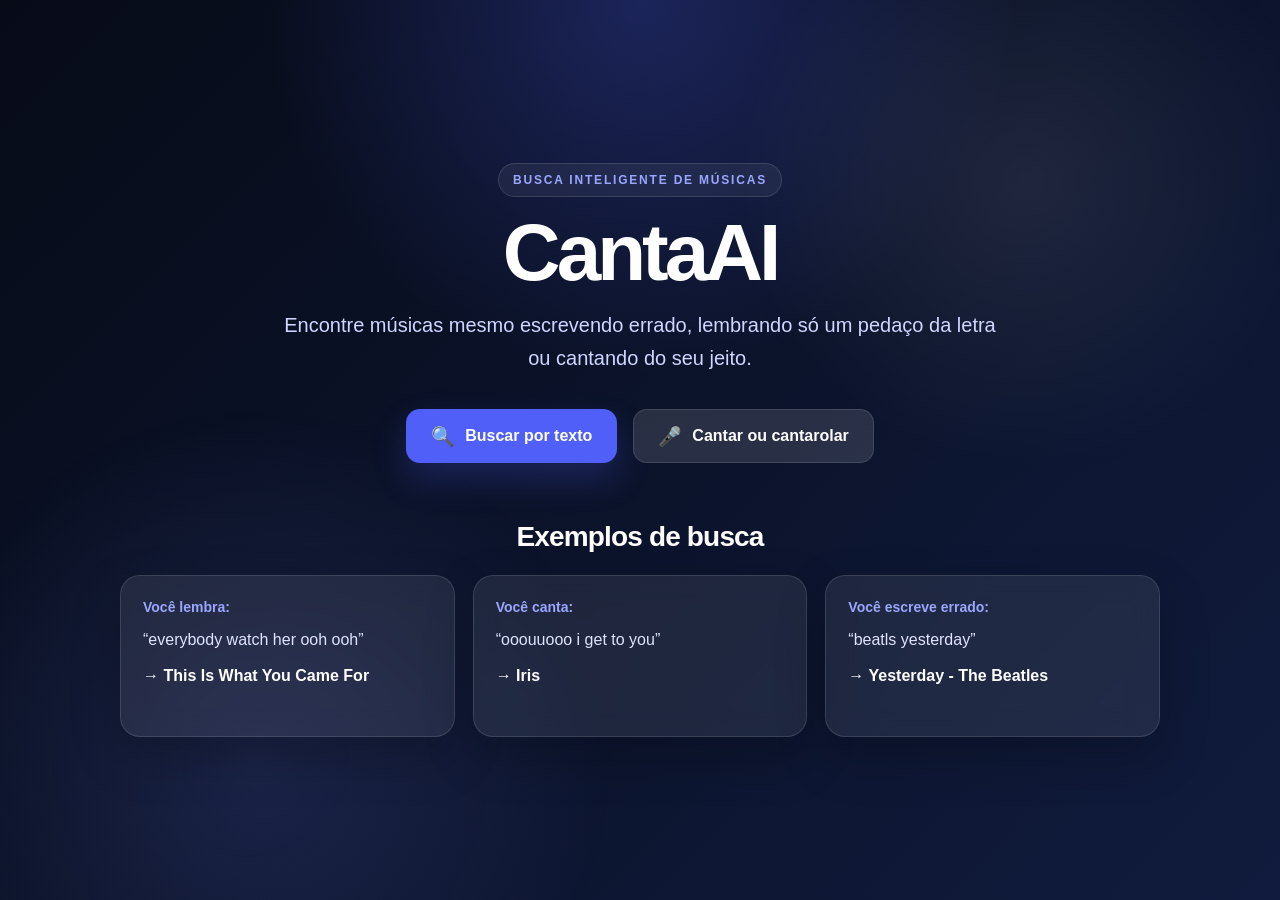
<file: index.html>
<!doctype html>
<html lang="pt-BR">
  <head>
    <meta charset="UTF-8" />
    <meta name="viewport" content="width=device-width, initial-scale=1.0" />
    <meta name="theme-color" content="#070b18" />

    <title>CantaAI</title>

    <meta
      name="description"
      content="Encontre músicas escrevendo errado, lembrando só um pedaço da letra ou cantando do seu jeito."
    />

    <meta http-equiv="refresh" content="0; url=./home/" />

    <style>
      :root {
        --color-background: #070b18;
        --color-background-light: #101b3d;
        --color-text: #ffffff;
        --color-text-muted: #cfd6ff;
        --color-primary-light: #9aa7ff;
        --radius-sm: 14px;
      }

      * {
        margin: 0;
        padding: 0;
        box-sizing: border-box;
      }

      body {
        min-height: 100vh;
        min-height: 100svh;
        display: grid;
        place-items: center;
        padding: 24px;
        font-family: Arial, Helvetica, sans-serif;
        background:
          radial-gradient(
            circle at top,
            rgba(79, 95, 247, 0.24),
            transparent 32%
          ),
          linear-gradient(
            135deg,
            var(--color-background),
            var(--color-background-light)
          );
        color: var(--color-text);
        text-align: center;
      }

      main {
        display: grid;
        gap: 14px;
        max-width: 460px;
      }

      h1 {
        font-size: clamp(38px, 8vw, 64px);
        line-height: 1;
        letter-spacing: -0.05em;
      }

      p {
        color: var(--color-text-muted);
        line-height: 1.6;
      }

      a {
        width: fit-content;
        min-height: 46px;
        margin: 8px auto 0;
        padding: 0 18px;
        border-radius: var(--radius-sm);
        display: inline-flex;
        align-items: center;
        justify-content: center;
        background: rgba(255, 255, 255, 0.12);
        color: var(--color-text);
        font-weight: 700;
        text-decoration: none;
      }

      a:hover {
        background: rgba(255, 255, 255, 0.18);
      }

      a:focus-visible {
        outline: 3px solid #ffffff;
        outline-offset: 4px;
      }
    </style>

    <script>
      window.location.replace("./home/");
    </script>
  </head>

  <body>
    <main>
      <h1>CantaAI</h1>

      <p>Redirecionando para a página inicial...</p>

      <p>
        Se nada acontecer,
        <a href="./home/">clique aqui para entrar no CantaAI</a>.
      </p>
    </main>
  </body>
</html>
</file>
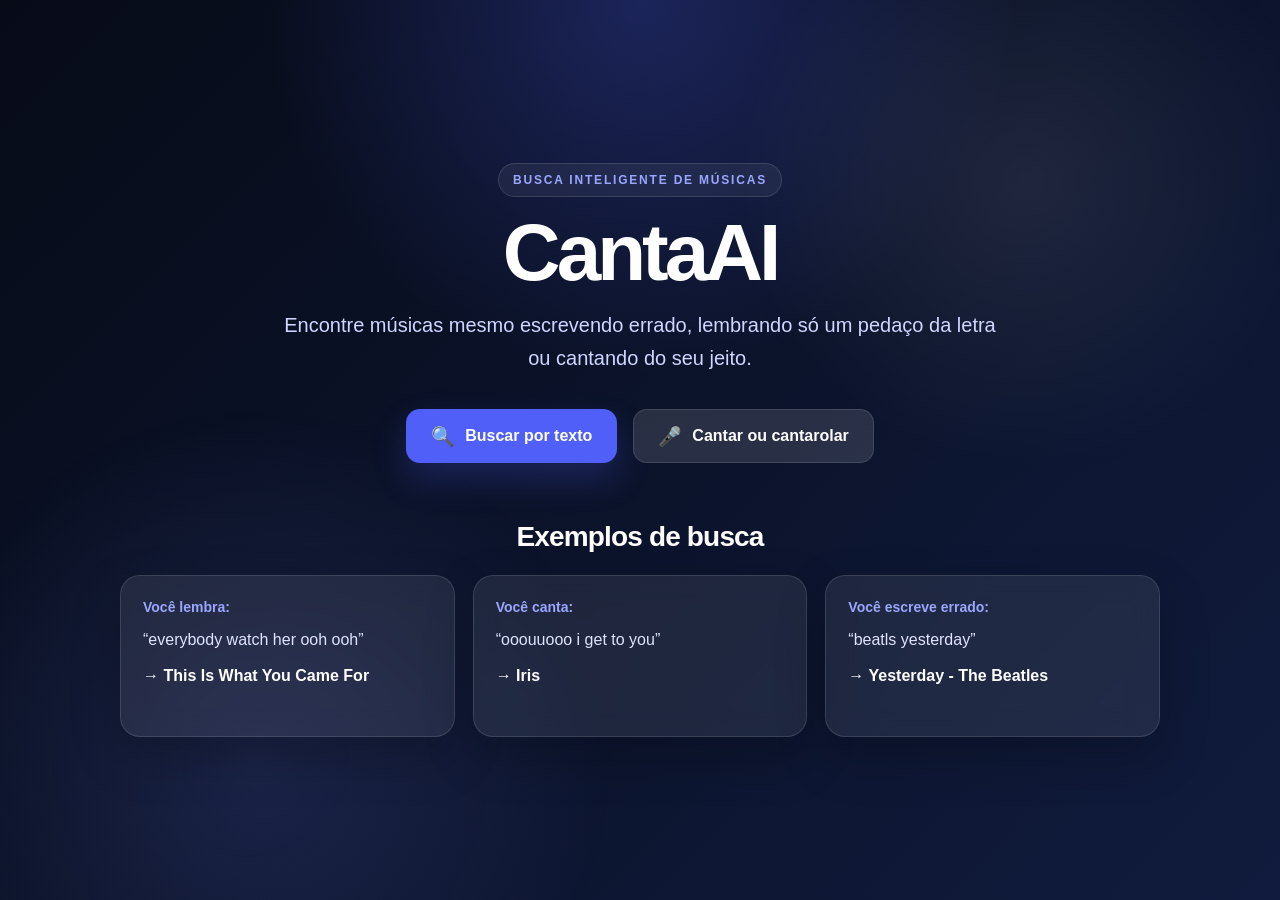
<file: home/index.html>
<!doctype html>
<html lang="pt-BR">
  <head>
    <meta charset="UTF-8" />
    <meta name="viewport" content="width=device-width, initial-scale=1.0" />
    <meta name="theme-color" content="#070b18" />

    <title>CantaAI - Descubra músicas</title>

    <meta
      name="description"
      content="Encontre músicas escrevendo errado, lembrando só um pedaço da letra ou cantando do seu jeito."
    />

    <link rel="stylesheet" href="./home.css" />
    <script src="./home.js" defer></script>
  </head>
  <body>
    <a class="skip-link" href="#conteudo-principal">Pular para o conteúdo</a>

    <main id="conteudo-principal" class="home-page">
      <section class="hero" aria-labelledby="hero-title">
        <p class="hero__tag">Busca inteligente de músicas</p>

        <h1 id="hero-title" class="hero__title">CantaAI</h1>

        <p class="hero__description">
          Encontre músicas mesmo escrevendo errado, lembrando só um pedaço da
          letra ou cantando do seu jeito.
        </p>

        <div
          class="hero__actions"
          aria-label="Escolha como quer buscar a música"
        >
          <a href="../search/" class="button button--primary" data-loading-link>
            <span aria-hidden="true" class="button__icon">🔍</span>
            <span>Buscar por texto</span>
          </a>

          <a
            href="../record/"
            class="button button--secondary"
            data-loading-link
          >
            <span aria-hidden="true" class="button__icon">🎤</span>
            <span>Cantar ou cantarolar</span>
          </a>
        </div>
      </section>

      <section class="examples" aria-labelledby="examples-title">
        <h2 id="examples-title" class="section-title">Exemplos de busca</h2>

        <ul
          class="examples__grid"
          aria-label="Exemplos de músicas que o CantaAI pode encontrar"
        >
          <li class="example-card">
            <span class="example-card__label">Você lembra:</span>
            <p class="example-card__text">“everybody watch her ooh ooh”</p>
            <strong class="example-card__result"
              >→ This Is What You Came For</strong
            >
          </li>

          <li class="example-card">
            <span class="example-card__label">Você canta:</span>
            <p class="example-card__text">“ooouuooo i get to you”</p>
            <strong class="example-card__result">→ Iris</strong>
          </li>

          <li class="example-card">
            <span class="example-card__label">Você escreve errado:</span>
            <p class="example-card__text">“beatls yesterday”</p>
            <strong class="example-card__result"
              >→ Yesterday - The Beatles</strong
            >
          </li>
        </ul>
      </section>
    </main>
  </body>
</html>
</file>
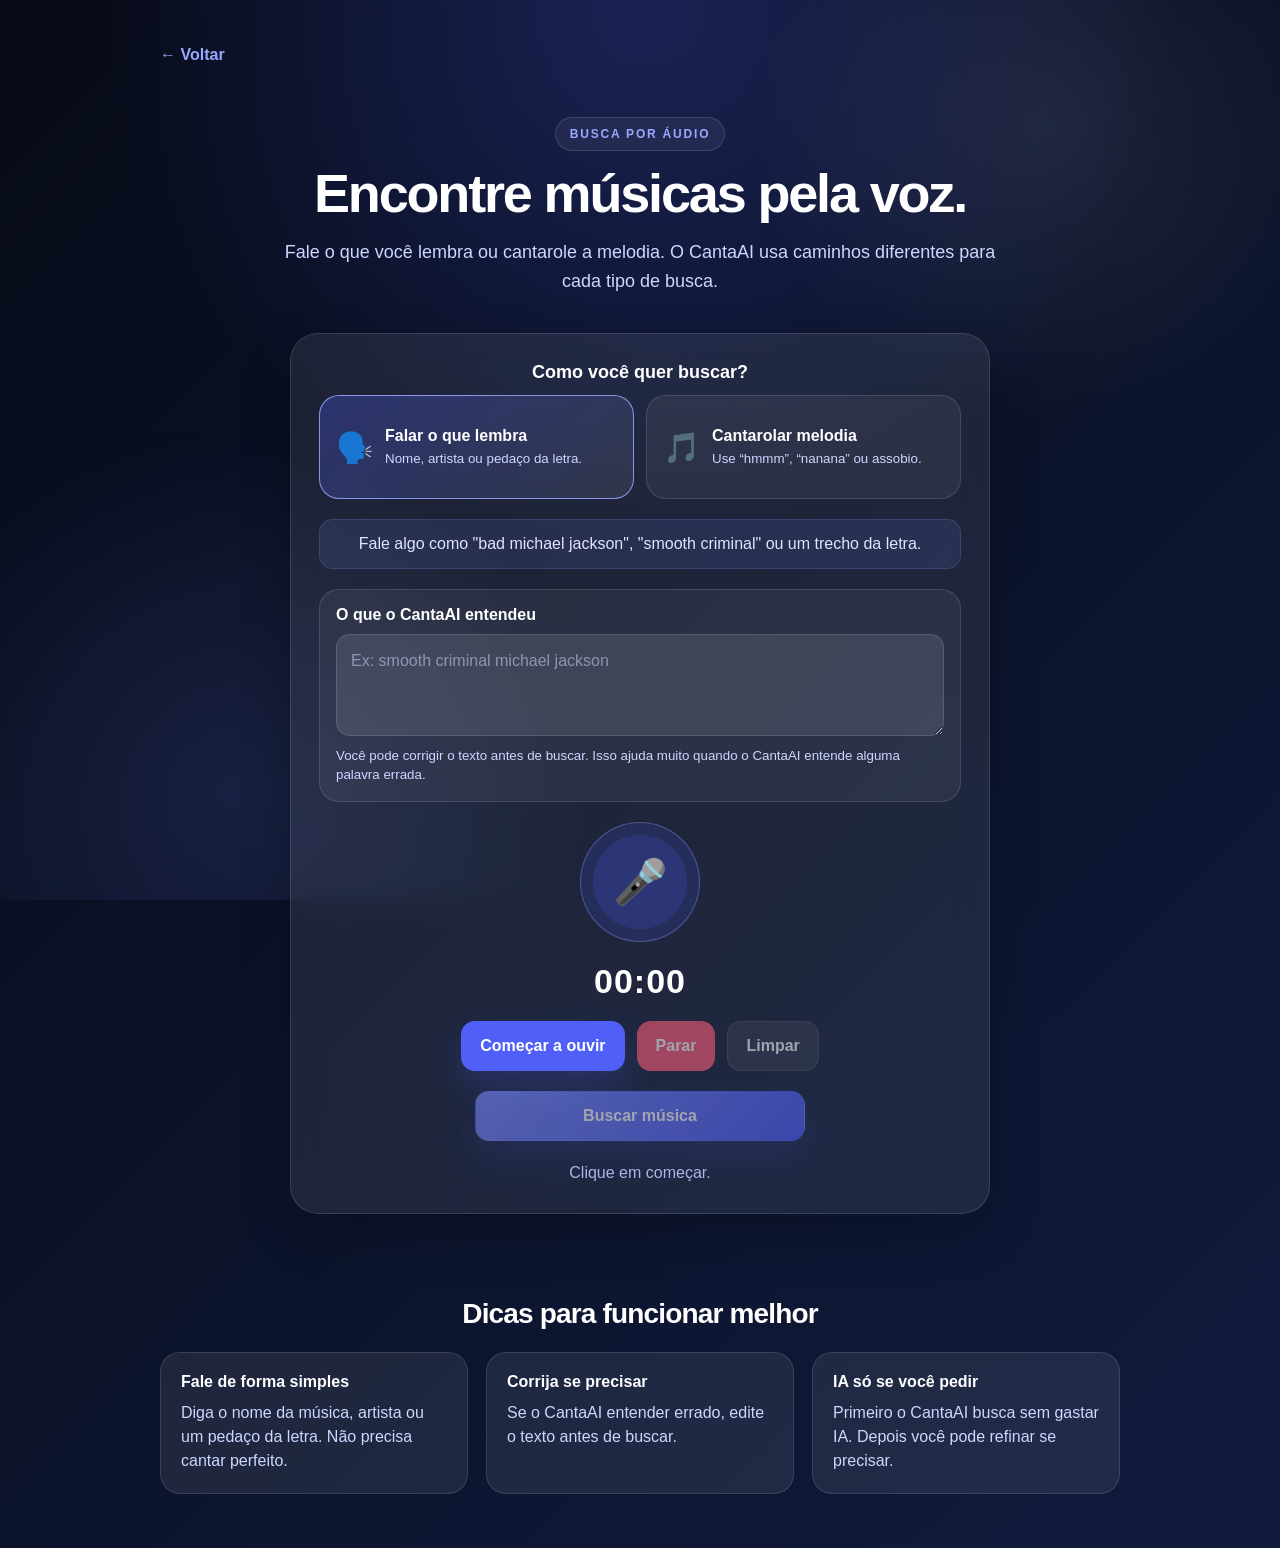
<file: record/index.html>
<!doctype html>
<html lang="pt-BR">
  <head>
    <meta charset="UTF-8" />
    <meta name="viewport" content="width=device-width, initial-scale=1.0" />
    <meta name="theme-color" content="#070b18" />

    <title>CantaAI - Buscar por voz</title>

    <meta
      name="description"
      content="Fale o que você lembra ou cantarole a melodia para tentar descobrir uma música."
    />

    <link rel="stylesheet" href="./record.css" />
    <script src="./record.js" defer></script>
  </head>

  <body>
    <a class="skip-link" href="#conteudo-principal">Pular para o conteúdo</a>

    <main id="conteudo-principal" class="record-page">
      <a
        href="../home/"
        class="back-link"
        aria-label="Voltar para a página inicial"
      >
        ← Voltar
      </a>

      <section class="record-hero" aria-labelledby="record-title">
        <p class="record-hero__tag">Busca por áudio</p>

        <h1 id="record-title" class="record-hero__title">
          Encontre músicas pela voz.
        </h1>

        <p class="record-hero__description">
          Fale o que você lembra ou cantarole a melodia. O CantaAI usa caminhos
          diferentes para cada tipo de busca.
        </p>
      </section>

      <section class="recorder-card" aria-label="Gravador de áudio">
        <fieldset class="mode-selector" aria-label="Escolha o tipo de busca">
          <legend>Como você quer buscar?</legend>

          <label
            class="mode-card is-selected"
            for="modeSpeech"
            data-mode-card="speech"
          >
            <input
              id="modeSpeech"
              type="radio"
              name="recordMode"
              value="speech"
              checked
            />

            <span class="mode-card__icon" aria-hidden="true">🗣️</span>

            <span class="mode-card__content">
              <strong>Falar o que lembra</strong>
              <small>Nome, artista ou pedaço da letra.</small>
            </span>
          </label>

          <label class="mode-card" for="modeHumming" data-mode-card="humming">
            <input
              id="modeHumming"
              type="radio"
              name="recordMode"
              value="humming"
            />

            <span class="mode-card__icon" aria-hidden="true">🎵</span>

            <span class="mode-card__content">
              <strong>Cantarolar melodia</strong>
              <small>Use “hmmm”, “nanana” ou assobio.</small>
            </span>
          </label>
        </fieldset>

        <p id="modeHint" class="mode-hint">
          Fale algo como “bad michael jackson” ou “smooth criminal”.
        </p>

        <div id="speechPanel" class="speech-panel">
          <label for="speechTranscript">O que o CantaAI entendeu</label>

          <textarea
            id="speechTranscript"
            class="speech-transcript"
            rows="3"
            maxlength="180"
            spellcheck="true"
            autocomplete="off"
            placeholder="Ex: smooth criminal michael jackson"
          ></textarea>

          <small>
            Você pode corrigir o texto antes de buscar. Isso ajuda muito quando
            o CantaAI entende alguma palavra errada.
          </small>
        </div>

        <div
          class="recorder-visual"
          id="recorderVisual"
          aria-label="Microfone parado"
          role="img"
        >
          <div class="recorder-pulse" aria-hidden="true"></div>
          <span class="recorder-icon" aria-hidden="true">🎤</span>
        </div>

        <p id="recordTimer" class="record-timer" aria-label="Tempo gravado">
          00:00
        </p>

        <div class="record-actions" aria-label="Controles da gravação">
          <button
            id="startRecordButton"
            class="button button--primary"
            type="button"
          >
            Começar a ouvir
          </button>

          <button
            id="stopRecordButton"
            class="button button--secondary"
            type="button"
            disabled
          >
            Parar
          </button>

          <button
            id="resetRecordButton"
            class="button button--ghost"
            type="button"
            disabled
          >
            Limpar
          </button>
        </div>

        <audio
          id="audioPreview"
          class="audio-preview"
          controls
          preload="metadata"
          aria-label="Prévia da gravação"
          hidden
        ></audio>

        <button
          id="analyzeButton"
          class="button button--analyze"
          type="button"
          disabled
        >
          Buscar música
        </button>

        <p id="status" class="status" role="status" aria-live="polite">
          Escolha um modo e clique em começar.
        </p>
      </section>

      <section
        id="recordResults"
        class="record-results"
        aria-label="Resultados da gravação"
        aria-live="polite"
      ></section>

      <section class="record-tips" aria-labelledby="tips-title">
        <h2 id="tips-title" class="section-title">
          Dicas para funcionar melhor
        </h2>

        <ul class="tips-grid">
          <li class="tip-card">
            <strong id="tipOneTitle">Fale de forma simples</strong>
            <p id="tipOneText">
              Diga o nome da música, artista ou um pedaço da letra que você
              lembra.
            </p>
          </li>

          <li class="tip-card">
            <strong id="tipTwoTitle">Corrija se precisar</strong>
            <p id="tipTwoText">
              Se o CantaAI entender errado, edite o texto antes de buscar.
            </p>
          </li>

          <li class="tip-card">
            <strong id="tipThreeTitle">IA só se você pedir</strong>
            <p id="tipThreeText">
              Primeiro o CantaAI busca sem gastar IA. Depois você pode refinar
              se precisar.
            </p>
          </li>
        </ul>
      </section>

      <noscript>
        <p class="noscript-warning">
          O CantaAI precisa de JavaScript ativado para gravar áudio e buscar
          músicas.
        </p>
      </noscript>
    </main>
  </body>
</html>
</file>
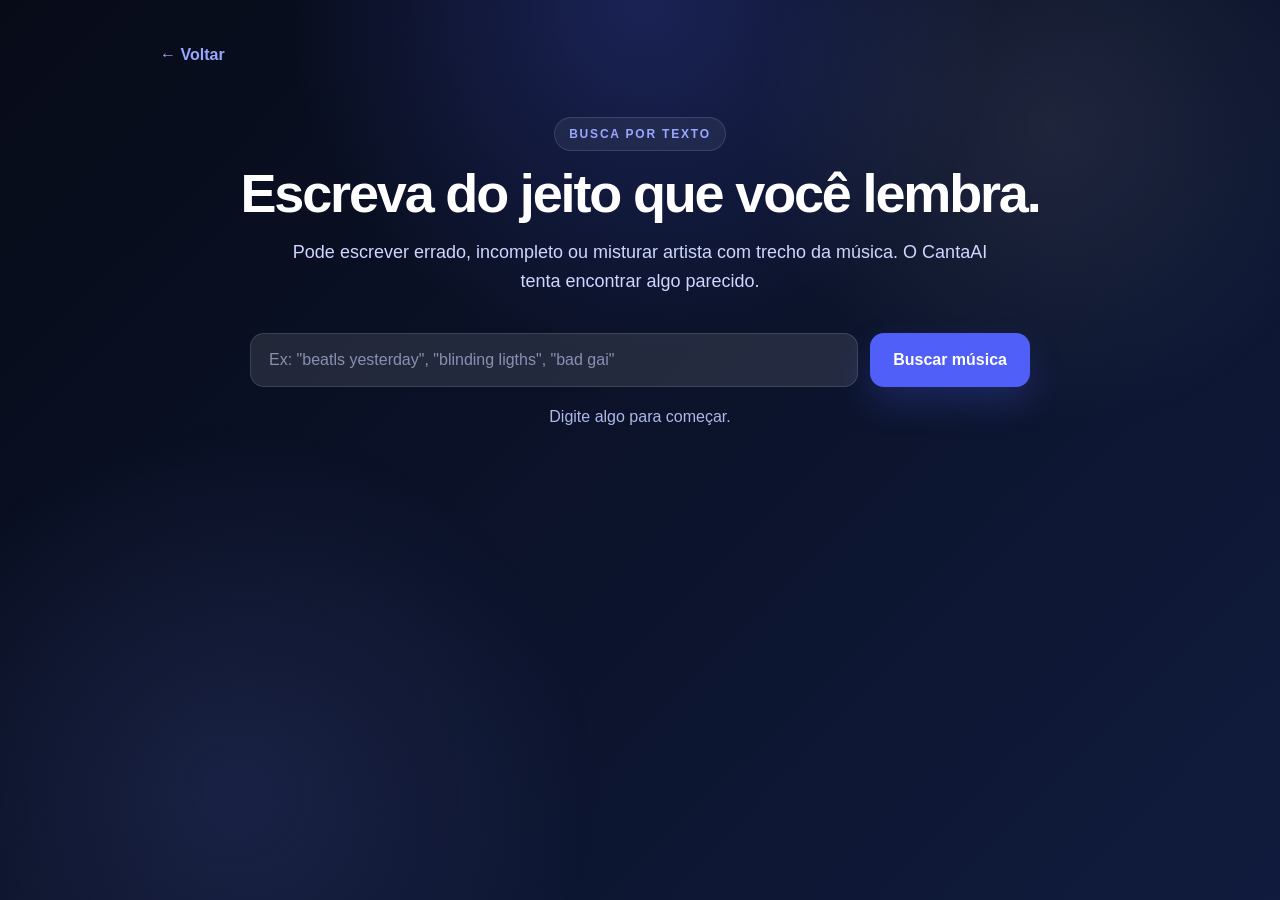
<file: search/index.html>
<!doctype html>
<html lang="pt-BR">
  <head>
    <meta charset="UTF-8" />
    <meta name="viewport" content="width=device-width, initial-scale=1.0" />
    <meta name="theme-color" content="#070b18" />

    <title>CantaAI - Buscar música</title>

    <meta
      name="description"
      content="Busque músicas escrevendo errado, incompleto ou misturando artista com trecho da letra."
    />

    <link rel="stylesheet" href="./search.css" />
    <script src="./search.js" defer></script>
  </head>

  <body>
    <a class="skip-link" href="#conteudo-principal">Pular para o conteúdo</a>

    <main id="conteudo-principal" class="search-page">
      <a
        href="../home/"
        class="back-link"
        aria-label="Voltar para a página inicial"
      >
        ← Voltar
      </a>

      <section class="search-hero" aria-labelledby="search-title">
        <p class="search-hero__tag">Busca por texto</p>

        <h1 id="search-title" class="search-hero__title">
          Escreva do jeito que você lembra.
        </h1>

        <p class="search-hero__description">
          Pode escrever errado, incompleto ou misturar artista com trecho da
          música. O CantaAI tenta encontrar algo parecido.
        </p>
      </section>

      <form
        id="searchForm"
        class="search-box"
        role="search"
        aria-label="Buscar música por texto"
      >
        <label for="searchInput" class="sr-only">Buscar música</label>

        <input
          type="search"
          id="searchInput"
          name="q"
          maxlength="180"
          spellcheck="true"
          placeholder='Ex: "beatls yesterday", "blinding ligths", "bad gai"'
          autocomplete="off"
        />

        <button id="searchButton" type="submit">Buscar música</button>
      </form>

      <p id="status" class="status" role="status" aria-live="polite">
        Digite algo para começar.
      </p>

      <section
        id="results"
        class="results"
        aria-label="Resultados da busca"
        aria-live="polite"
      ></section>

      <noscript>
        <p class="noscript-warning">
          O CantaAI precisa de JavaScript ativado para buscar músicas.
        </p>
      </noscript>
    </main>
  </body>
</html>
</file>
<file: home/home.css>
:root {
  --color-background: #070b18;
  --color-background-light: #101b3d;
  --color-surface: rgba(255, 255, 255, 0.08);
  --color-surface-hover: rgba(255, 255, 255, 0.13);
  --color-surface-border: rgba(255, 255, 255, 0.12);

  --color-text: #ffffff;
  --color-text-muted: #cfd6ff;
  --color-primary: #4f5ff7;
  --color-primary-light: #9aa7ff;
  --color-focus: #ffffff;

  --shadow-card: 0 20px 50px rgba(0, 0, 0, 0.22);

  --radius-sm: 14px;
  --radius-md: 20px;
  --radius-pill: 999px;

  --transition-default: 0.2s ease;
  --container-width: 1040px;
}

* {
  margin: 0;
  padding: 0;
  box-sizing: border-box;
}

html {
  scroll-behavior: smooth;
}

body {
  min-height: 100vh;
  min-height: 100svh;
  overflow-x: hidden;
  font-family: Arial, Helvetica, sans-serif;
  background:
    radial-gradient(circle at top, rgba(79, 95, 247, 0.26), transparent 34%),
    linear-gradient(
      135deg,
      var(--color-background),
      var(--color-background-light)
    );
  color: var(--color-text);
  text-rendering: optimizeLegibility;
  -webkit-font-smoothing: antialiased;
}

body::before {
  position: fixed;
  inset: 0;
  z-index: -1;
  pointer-events: none;
  content: "";
  background:
    radial-gradient(
      circle at 20% 85%,
      rgba(124, 140, 255, 0.14),
      transparent 28%
    ),
    radial-gradient(
      circle at 80% 20%,
      rgba(255, 255, 255, 0.08),
      transparent 24%
    );
}

a {
  color: inherit;
}

ul {
  list-style: none;
}

.skip-link {
  position: fixed;
  top: 16px;
  left: 16px;
  z-index: 10;
  padding: 10px 14px;
  border-radius: var(--radius-sm);
  background: var(--color-text);
  color: var(--color-background);
  font-weight: 700;
  text-decoration: none;
  transform: translateY(-160%);
  transition: transform var(--transition-default);
}

.skip-link:focus {
  transform: translateY(0);
}

.home-page {
  width: 100%;
  min-height: 100vh;
  min-height: 100svh;
  padding: clamp(40px, 8vw, 86px) 20px;

  display: flex;
  flex-direction: column;
  align-items: center;
  justify-content: center;
  gap: clamp(38px, 6vw, 58px);
}

/* =========================
   Hero
========================= */

.hero {
  width: 100%;
  max-width: 780px;
  text-align: center;
}

.hero__tag {
  display: inline-flex;
  align-items: center;
  justify-content: center;
  min-height: 34px;
  margin-bottom: 18px;
  padding: 0 14px;
  border: 1px solid var(--color-surface-border);
  border-radius: var(--radius-pill);
  background: rgba(255, 255, 255, 0.06);
  color: var(--color-primary-light);
  font-size: 12px;
  font-weight: 700;
  letter-spacing: 1.8px;
  text-transform: uppercase;
}

.hero__title {
  margin-bottom: 18px;
  font-size: clamp(48px, 9vw, 80px);
  line-height: 0.95;
  letter-spacing: -0.05em;
}

.hero__description {
  margin: 0 auto 34px;
  max-width: 720px;
  color: var(--color-text-muted);
  font-size: clamp(17px, 2vw, 20px);
  line-height: 1.65;
}

.hero__actions {
  display: flex;
  justify-content: center;
  gap: 16px;
  flex-wrap: wrap;
}

/* =========================
   Buttons
========================= */

.button {
  position: relative;
  display: inline-flex;
  align-items: center;
  justify-content: center;
  gap: 10px;
  min-height: 54px;
  padding: 0 24px;
  border: 1px solid transparent;
  border-radius: var(--radius-sm);
  color: var(--color-text);
  font-weight: 700;
  text-decoration: none;
  line-height: 1;
  transition:
    transform var(--transition-default),
    filter var(--transition-default),
    background var(--transition-default),
    border-color var(--transition-default),
    opacity var(--transition-default);
}

.button:hover {
  transform: translateY(-2px);
}

.button:active {
  transform: translateY(0);
}

.button:focus-visible,
.example-card:focus-within,
.skip-link:focus-visible {
  outline: 3px solid var(--color-focus);
  outline-offset: 4px;
}

.button__icon {
  font-size: 19px;
  line-height: 1;
}

.button--primary {
  background: var(--color-primary);
  box-shadow: 0 16px 34px rgba(79, 95, 247, 0.24);
}

.button--primary:hover {
  filter: brightness(1.08);
}

.button--secondary {
  border-color: var(--color-surface-border);
  background: rgba(255, 255, 255, 0.12);
}

.button--secondary:hover {
  background: rgba(255, 255, 255, 0.18);
}

.button.is-loading {
  pointer-events: none;
  opacity: 0.82;
}

.button.is-loading::after {
  width: 16px;
  height: 16px;
  border: 2px solid currentColor;
  border-right-color: transparent;
  border-radius: 50%;
  content: "";
  animation: spin 0.7s linear infinite;
}

/* =========================
   Examples
========================= */

.examples {
  width: 100%;
  max-width: var(--container-width);
}

.section-title {
  margin-bottom: 22px;
  text-align: center;
  font-size: clamp(23px, 3vw, 28px);
  letter-spacing: -0.03em;
}

.examples__grid {
  display: grid;
  grid-template-columns: repeat(3, minmax(0, 1fr));
  gap: 18px;
}

.example-card {
  min-height: 162px;
  padding: 22px;
  border: 1px solid var(--color-surface-border);
  border-radius: var(--radius-md);
  background: var(--color-surface);
  box-shadow: var(--shadow-card);
  backdrop-filter: blur(14px);
  transition:
    transform var(--transition-default),
    background var(--transition-default),
    border-color var(--transition-default);
}

.example-card:hover {
  transform: translateY(-2px);
  border-color: rgba(255, 255, 255, 0.18);
  background: var(--color-surface-hover);
}

.example-card__label {
  color: var(--color-primary-light);
  font-size: 14px;
  font-weight: 700;
}

.example-card__text {
  margin: 12px 0;
  color: #dfe4ff;
  line-height: 1.55;
}

.example-card__result {
  display: block;
  color: var(--color-text);
  line-height: 1.35;
}

/* =========================
   Animations
========================= */

@keyframes fade-up {
  from {
    opacity: 0;
    transform: translateY(14px);
  }

  to {
    opacity: 1;
    transform: translateY(0);
  }
}

@keyframes spin {
  to {
    transform: rotate(360deg);
  }
}

@media (prefers-reduced-motion: no-preference) {
  .home-page.is-ready .hero,
  .home-page.is-ready .examples {
    animation: fade-up 0.5s ease both;
  }

  .home-page.is-ready .examples {
    animation-delay: 0.08s;
  }
}

/* =========================
   Responsive
========================= */

@media (max-width: 860px) {
  .examples__grid {
    grid-template-columns: 1fr;
  }
}

@media (max-width: 760px) {
  .home-page {
    justify-content: flex-start;
    padding-top: 70px;
  }

  .hero__actions {
    width: 100%;
  }

  .button {
    width: 100%;
  }
}

@media (max-width: 420px) {
  .home-page {
    padding-right: 16px;
    padding-left: 16px;
  }

  .hero__tag {
    width: 100%;
    letter-spacing: 1.2px;
  }

  .example-card {
    min-height: auto;
  }
}

@media (prefers-reduced-motion: reduce) {
  html {
    scroll-behavior: auto;
  }

  *,
  *::before,
  *::after {
    animation-duration: 0.01ms !important;
    animation-iteration-count: 1 !important;
    scroll-behavior: auto !important;
    transition-duration: 0.01ms !important;
  }

  .button:hover,
  .example-card:hover {
    transform: none;
  }
}
</file>
<file: record/record.css>
:root {
  --color-background: #070b18;
  --color-background-light: #101b3d;
  --color-surface: rgba(255, 255, 255, 0.08);
  --color-surface-hover: rgba(255, 255, 255, 0.13);
  --color-surface-border: rgba(255, 255, 255, 0.12);
  --color-input: rgba(255, 255, 255, 0.1);

  --color-text: #ffffff;
  --color-text-muted: #cfd6ff;
  --color-primary: #4f5ff7;
  --color-primary-light: #9aa7ff;
  --color-danger: #ff5d7a;
  --color-warning: #ffd166;
  --color-success: #7ee787;
  --color-focus: #ffffff;

  --shadow-card: 0 20px 50px rgba(0, 0, 0, 0.22);

  --radius-sm: 14px;
  --radius-md: 20px;
  --radius-lg: 28px;
  --radius-pill: 999px;

  --transition-default: 0.2s ease;
  --container-width: 1000px;
}

* {
  margin: 0;
  padding: 0;
  box-sizing: border-box;
}

html {
  scroll-behavior: smooth;
}

body {
  min-height: 100vh;
  min-height: 100svh;
  overflow-x: hidden;
  font-family: Arial, Helvetica, sans-serif;
  background:
    radial-gradient(circle at top, rgba(79, 95, 247, 0.24), transparent 32%),
    linear-gradient(
      135deg,
      var(--color-background),
      var(--color-background-light)
    );
  color: var(--color-text);
  text-rendering: optimizeLegibility;
  -webkit-font-smoothing: antialiased;
}

body::before {
  position: fixed;
  inset: 0;
  z-index: -1;
  pointer-events: none;
  content: "";
  background:
    radial-gradient(
      circle at 18% 88%,
      rgba(124, 140, 255, 0.13),
      transparent 28%
    ),
    radial-gradient(
      circle at 82% 14%,
      rgba(255, 255, 255, 0.08),
      transparent 24%
    );
}

button,
audio,
input,
textarea {
  font: inherit;
}

button {
  cursor: pointer;
}

button:disabled {
  cursor: not-allowed;
  opacity: 0.58;
}

img {
  display: block;
  max-width: 100%;
}

a {
  color: inherit;
}

ul {
  list-style: none;
}

[hidden] {
  display: none !important;
}

.skip-link {
  position: fixed;
  top: 16px;
  left: 16px;
  z-index: 10;
  padding: 10px 14px;
  border-radius: var(--radius-sm);
  background: var(--color-text);
  color: var(--color-background);
  font-weight: 700;
  text-decoration: none;
  transform: translateY(-160%);
  transition: transform var(--transition-default);
}

.skip-link:focus {
  transform: translateY(0);
}

.record-page {
  width: 100%;
  min-height: 100vh;
  min-height: 100svh;
  max-width: var(--container-width);
  margin: 0 auto;
  padding: 35px 20px 54px;
}

/* =========================
   Header
========================= */

.back-link {
  display: inline-flex;
  align-items: center;
  min-height: 40px;
  margin-bottom: 42px;
  color: var(--color-primary-light);
  font-weight: 700;
  text-decoration: none;
  transition:
    opacity var(--transition-default),
    transform var(--transition-default);
}

.back-link:hover {
  opacity: 0.85;
  transform: translateX(-2px);
}

.record-hero {
  margin-bottom: 36px;
  text-align: center;
}

.record-hero__tag {
  display: inline-flex;
  align-items: center;
  justify-content: center;
  min-height: 34px;
  margin-bottom: 14px;
  padding: 0 14px;
  border: 1px solid var(--color-surface-border);
  border-radius: var(--radius-pill);
  background: rgba(255, 255, 255, 0.06);
  color: var(--color-primary-light);
  font-size: 12px;
  font-weight: 700;
  letter-spacing: 1.8px;
  text-transform: uppercase;
}

.record-hero__title {
  margin-bottom: 16px;
  font-size: clamp(36px, 6vw, 54px);
  line-height: 1.05;
  letter-spacing: -0.04em;
}

.record-hero__description {
  max-width: 720px;
  margin: 0 auto;
  color: var(--color-text-muted);
  font-size: clamp(16px, 2vw, 18px);
  line-height: 1.65;
}

/* =========================
   Recorder
========================= */

.recorder-card {
  max-width: 700px;
  margin: 0 auto 42px;
  padding: 28px;
  border: 1px solid var(--color-surface-border);
  border-radius: var(--radius-lg);
  display: flex;
  flex-direction: column;
  align-items: center;
  gap: 20px;
  background: var(--color-surface);
  box-shadow: var(--shadow-card);
  backdrop-filter: blur(14px);
}

/* =========================
   Mode selector
========================= */

.mode-selector {
  width: 100%;
  border: 0;
  display: grid;
  grid-template-columns: 1fr 1fr;
  gap: 12px;
}

.mode-selector legend {
  width: 100%;
  margin-bottom: 12px;
  grid-column: 1 / -1;
  color: var(--color-text);
  font-size: 18px;
  font-weight: 700;
  text-align: center;
}

.mode-card {
  position: relative;
  min-height: 104px;
  padding: 16px;
  border: 1px solid var(--color-surface-border);
  border-radius: var(--radius-md);
  display: flex;
  align-items: center;
  gap: 12px;
  background: rgba(255, 255, 255, 0.06);
  cursor: pointer;
  transition:
    border-color var(--transition-default),
    background var(--transition-default),
    transform var(--transition-default),
    opacity var(--transition-default);
}

.mode-card:hover {
  transform: translateY(-1px);
  background: rgba(255, 255, 255, 0.1);
}

.mode-card.is-selected {
  border-color: rgba(154, 167, 255, 0.85);
  background: linear-gradient(
    135deg,
    rgba(79, 95, 247, 0.3),
    rgba(255, 255, 255, 0.08)
  );
}

.mode-card.is-disabled {
  cursor: not-allowed;
  opacity: 0.65;
}

.mode-card input {
  position: absolute;
  inset: 0;
  width: 100%;
  height: 100%;
  opacity: 0;
  cursor: inherit;
}

.mode-card:focus-within,
.button:focus-visible,
.back-link:focus-visible,
.result-actions a:focus-visible,
.result-actions button:focus-visible,
.preview-button:focus-visible,
.speech-transcript:focus-visible,
.skip-link:focus-visible {
  outline: 3px solid var(--color-focus);
  outline-offset: 4px;
}

.mode-card__icon {
  position: relative;
  z-index: 1;
  flex-shrink: 0;
  font-size: 30px;
}

.mode-card__content {
  position: relative;
  z-index: 1;
  display: grid;
  gap: 5px;
}

.mode-card__content strong {
  line-height: 1.2;
}

.mode-card__content small {
  color: var(--color-text-muted);
  line-height: 1.35;
}

.mode-hint {
  width: 100%;
  padding: 12px 14px;
  border: 1px solid rgba(154, 167, 255, 0.16);
  border-radius: var(--radius-sm);
  background: rgba(124, 140, 255, 0.12);
  color: #dfe4ff;
  text-align: center;
  line-height: 1.5;
}

/* =========================
   Speech
========================= */

.speech-panel {
  width: 100%;
  padding: 16px;
  border: 1px solid var(--color-surface-border);
  border-radius: var(--radius-md);
  display: grid;
  gap: 10px;
  background: rgba(255, 255, 255, 0.06);
}

.speech-panel label {
  color: var(--color-text);
  font-weight: 700;
}

.speech-panel small {
  color: var(--color-text-muted);
  line-height: 1.45;
}

.speech-transcript {
  width: 100%;
  min-height: 90px;
  padding: 14px;
  border: 1px solid rgba(255, 255, 255, 0.12);
  border-radius: var(--radius-sm);
  outline: none;
  resize: vertical;
  background: var(--color-input);
  color: var(--color-text);
  line-height: 1.5;
}

.speech-transcript::placeholder {
  color: rgba(207, 214, 255, 0.55);
}

.speech-transcript:disabled {
  opacity: 0.65;
  cursor: not-allowed;
}

.speech-transcript:focus-visible {
  border-color: rgba(154, 167, 255, 0.75);
}

/* =========================
   Visual
========================= */

.recorder-visual {
  position: relative;
  width: 120px;
  height: 120px;
  border: 1px solid rgba(154, 167, 255, 0.35);
  border-radius: 50%;
  display: grid;
  place-items: center;
  background: rgba(79, 95, 247, 0.16);
}

.recorder-visual.is-recording {
  border-color: rgba(255, 93, 122, 0.65);
  background: rgba(255, 93, 122, 0.12);
}

.recorder-pulse {
  position: absolute;
  inset: 12px;
  border-radius: 50%;
  background: rgba(79, 95, 247, 0.18);
}

.recorder-visual.is-recording .recorder-pulse {
  animation: pulse 1.2s infinite;
  background: rgba(255, 93, 122, 0.22);
}

.recorder-icon {
  position: relative;
  z-index: 1;
  font-size: 44px;
}

.record-timer {
  font-size: 34px;
  font-weight: 700;
  letter-spacing: 1px;
}

.record-actions {
  display: flex;
  justify-content: center;
  gap: 12px;
  flex-wrap: wrap;
}

.button {
  min-height: 50px;
  padding: 0 18px;
  border: 1px solid transparent;
  border-radius: var(--radius-sm);
  display: inline-flex;
  align-items: center;
  justify-content: center;
  gap: 10px;
  color: var(--color-text);
  font-weight: 700;
  line-height: 1;
  transition:
    transform var(--transition-default),
    filter var(--transition-default),
    background var(--transition-default),
    border-color var(--transition-default),
    opacity var(--transition-default);
}

.button:not(:disabled):hover {
  transform: translateY(-1px);
}

.button:not(:disabled):active {
  transform: translateY(0);
}

.button--primary {
  background: var(--color-primary);
  box-shadow: 0 16px 34px rgba(79, 95, 247, 0.22);
}

.button--primary:not(:disabled):hover {
  filter: brightness(1.08);
}

.button--secondary {
  background: var(--color-danger);
}

.button--secondary:not(:disabled):hover {
  filter: brightness(1.05);
}

.button--ghost {
  border-color: var(--color-surface-border);
  background: rgba(255, 255, 255, 0.1);
}

.button--ghost:not(:disabled):hover {
  background: rgba(255, 255, 255, 0.16);
}

.button--analyze {
  width: 100%;
  max-width: 330px;
  background: linear-gradient(135deg, #7c8cff, #4f5ff7);
  box-shadow: 0 16px 34px rgba(79, 95, 247, 0.22);
}

.button.is-loading {
  pointer-events: none;
  opacity: 0.82;
}

.button.is-loading::after {
  width: 16px;
  height: 16px;
  border: 2px solid currentColor;
  border-right-color: transparent;
  border-radius: 50%;
  content: "";
  animation: spin 0.7s linear infinite;
}

.audio-preview {
  width: 100%;
  max-width: 430px;
}

.status {
  color: #aeb8e8;
  text-align: center;
  line-height: 1.5;
}

.status[data-status="success"] {
  color: var(--color-success);
}

.status[data-status="warning"] {
  color: #ffe4a3;
}

.status[data-status="error"] {
  color: #ffb3c0;
}

/* =========================
   Results
========================= */

.record-results {
  display: grid;
  gap: 16px;
  width: 100%;
  max-width: 780px;
  margin: 0 auto 42px;
}

.result-section-title {
  margin: 0 0 4px;
  color: var(--color-text);
  font-size: clamp(21px, 3vw, 24px);
  letter-spacing: -0.03em;
}

.result-card {
  padding: 18px;
  border: 1px solid var(--color-surface-border);
  border-radius: var(--radius-md);
  display: flex;
  gap: 16px;
  align-items: center;
  background: var(--color-surface);
  box-shadow: var(--shadow-card);
  transition:
    transform var(--transition-default),
    background var(--transition-default),
    border-color var(--transition-default);
}

.result-card:hover {
  transform: translateY(-1px);
  border-color: rgba(255, 255, 255, 0.18);
  background: var(--color-surface-hover);
}

.result-card--best {
  border-color: rgba(154, 167, 255, 0.55);
  background: linear-gradient(
    135deg,
    rgba(79, 95, 247, 0.24),
    rgba(255, 255, 255, 0.08)
  );
}

.result-card--info {
  text-align: center;
  justify-content: center;
}

.result-card--with-cover {
  align-items: center;
}

.result-cover {
  width: 78px;
  height: 78px;
  border-radius: 12px;
  object-fit: cover;
  flex-shrink: 0;
  background: rgba(255, 255, 255, 0.1);
}

.result-card__content {
  min-width: 0;
  flex: 1;
  display: grid;
  gap: 8px;
}

.result-card__content h3 {
  overflow-wrap: anywhere;
  font-size: 20px;
  line-height: 1.25;
}

.result-card__content p {
  overflow-wrap: anywhere;
  color: var(--color-text-muted);
}

.result-badge {
  display: inline-block;
  width: fit-content;
  padding: 5px 9px;
  border-radius: var(--radius-pill);
  background: rgba(79, 95, 247, 0.25);
  color: #c8d0ff;
  font-size: 13px;
  font-weight: 700;
}

.result-badge--warning {
  background: rgba(255, 209, 102, 0.18);
  color: #ffe4a3;
}

.result-meta {
  color: #a7b3ff;
  font-size: 14px;
}

.result-source {
  color: #aeb8e8;
  font-size: 14px;
}

.result-actions {
  display: flex;
  align-items: center;
  gap: 10px;
  flex-wrap: wrap;
  margin-top: 4px;
}

.result-actions a,
.result-actions button,
.no-preview {
  min-height: 42px;
  padding: 0 12px;
  border: 1px solid transparent;
  border-radius: 10px;
  display: inline-flex;
  align-items: center;
  justify-content: center;
  background: rgba(255, 255, 255, 0.12);
  color: var(--color-text);
  font-size: 14px;
  font-weight: 700;
  text-decoration: none;
  transition:
    background var(--transition-default),
    transform var(--transition-default);
}

.result-actions a:hover,
.result-actions button:hover {
  background: rgba(255, 255, 255, 0.18);
}

.no-preview {
  color: #aeb8e8;
  font-weight: 400;
}

/* =========================
   Preview player
========================= */

.preview-player {
  width: 100%;
  max-width: 184px;
}

.preview-button {
  width: 100%;
  min-height: 42px;
  padding: 0 14px;
  border: 1px solid transparent;
  border-radius: 10px;
  display: inline-flex;
  align-items: center;
  justify-content: center;
  background: rgba(255, 255, 255, 0.12);
  color: var(--color-text);
  font-size: 14px;
  font-weight: 700;
  cursor: pointer;
  transition:
    background var(--transition-default),
    transform var(--transition-default);
}

.preview-button:hover {
  background: rgba(255, 255, 255, 0.18);
}

.preview-button.is-playing {
  background: rgba(79, 95, 247, 0.35);
}

.preview-audio {
  display: none;
}

/* =========================
   Tips
========================= */

.record-tips {
  width: 100%;
}

.section-title {
  margin-bottom: 22px;
  text-align: center;
  font-size: clamp(23px, 3vw, 28px);
  letter-spacing: -0.03em;
}

.tips-grid {
  display: grid;
  grid-template-columns: repeat(3, minmax(0, 1fr));
  gap: 18px;
}

.tip-card {
  padding: 20px;
  border: 1px solid var(--color-surface-border);
  border-radius: var(--radius-md);
  background: var(--color-surface);
  transition:
    transform var(--transition-default),
    background var(--transition-default),
    border-color var(--transition-default);
}

.tip-card:hover {
  transform: translateY(-2px);
  border-color: rgba(255, 255, 255, 0.18);
  background: var(--color-surface-hover);
}

.tip-card strong {
  display: block;
  margin-bottom: 10px;
}

.tip-card p {
  color: var(--color-text-muted);
  line-height: 1.5;
}

.noscript-warning {
  max-width: 700px;
  margin: 24px auto 0;
  padding: 14px;
  border: 1px solid rgba(255, 209, 102, 0.32);
  border-radius: var(--radius-sm);
  background: rgba(255, 209, 102, 0.12);
  color: #ffe4a3;
  text-align: center;
}

/* =========================
   Animations
========================= */

@keyframes fade-up {
  from {
    opacity: 0;
    transform: translateY(14px);
  }

  to {
    opacity: 1;
    transform: translateY(0);
  }
}

@keyframes pulse {
  0% {
    transform: scale(0.9);
    opacity: 0.9;
  }

  70%,
  100% {
    transform: scale(1.45);
    opacity: 0;
  }
}

@keyframes spin {
  to {
    transform: rotate(360deg);
  }
}

@media (prefers-reduced-motion: no-preference) {
  .record-page.is-ready .record-hero,
  .record-page.is-ready .recorder-card,
  .record-page.is-ready .record-tips {
    animation: fade-up 0.5s ease both;
  }

  .record-page.is-ready .recorder-card {
    animation-delay: 0.06s;
  }

  .record-page.is-ready .record-tips {
    animation-delay: 0.1s;
  }
}

/* =========================
   Responsive
========================= */

@media (max-width: 820px) {
  .tips-grid {
    grid-template-columns: 1fr;
  }
}

@media (max-width: 760px) {
  .record-page {
    padding-top: 24px;
  }

  .back-link {
    margin-bottom: 34px;
  }

  .recorder-card {
    padding: 24px 18px;
  }

  .mode-selector {
    grid-template-columns: 1fr;
  }

  .record-actions {
    width: 100%;
  }

  .button {
    width: 100%;
  }
}

@media (max-width: 520px) {
  .record-page {
    padding-right: 16px;
    padding-left: 16px;
  }

  .record-results {
    max-width: 100%;
  }

  .result-card {
    align-items: flex-start;
    flex-direction: column;
  }

  .result-cover {
    width: 96px;
    height: 96px;
  }

  .result-actions,
  .result-actions a,
  .result-actions button,
  .preview-player,
  .preview-button,
  .no-preview {
    width: 100%;
  }
}

@media (max-width: 380px) {
  .record-hero__tag {
    width: 100%;
    letter-spacing: 1.2px;
  }

  .recorder-visual {
    width: 108px;
    height: 108px;
  }
}

@media (prefers-reduced-motion: reduce) {
  html {
    scroll-behavior: auto;
  }

  *,
  *::before,
  *::after {
    animation-duration: 0.01ms !important;
    animation-iteration-count: 1 !important;
    scroll-behavior: auto !important;
    transition-duration: 0.01ms !important;
  }

  .button:not(:disabled):hover,
  .mode-card:hover,
  .result-card:hover,
  .tip-card:hover,
  .back-link:hover {
    transform: none;
  }
}
</file>
<file: search/search.css>
:root {
  --color-background: #070b18;
  --color-background-light: #101b3d;
  --color-surface: rgba(255, 255, 255, 0.08);
  --color-surface-hover: rgba(255, 255, 255, 0.13);
  --color-surface-border: rgba(255, 255, 255, 0.12);
  --color-input: rgba(255, 255, 255, 0.1);

  --color-text: #ffffff;
  --color-text-muted: #cfd6ff;
  --color-primary: #4f5ff7;
  --color-primary-light: #9aa7ff;
  --color-success: #7ee787;
  --color-warning: #ffd166;
  --color-focus: #ffffff;

  --shadow-card: 0 20px 50px rgba(0, 0, 0, 0.22);

  --radius-sm: 14px;
  --radius-md: 20px;
  --radius-pill: 999px;

  --transition-default: 0.2s ease;
  --container-width: 1000px;
}

* {
  margin: 0;
  padding: 0;
  box-sizing: border-box;
}

html {
  scroll-behavior: smooth;
}

body {
  min-height: 100vh;
  min-height: 100svh;
  overflow-x: hidden;
  font-family: Arial, Helvetica, sans-serif;
  background:
    radial-gradient(circle at top, rgba(79, 95, 247, 0.24), transparent 32%),
    linear-gradient(
      135deg,
      var(--color-background),
      var(--color-background-light)
    );
  color: var(--color-text);
  text-rendering: optimizeLegibility;
  -webkit-font-smoothing: antialiased;
}

body::before {
  position: fixed;
  inset: 0;
  z-index: -1;
  pointer-events: none;
  content: "";
  background:
    radial-gradient(
      circle at 18% 88%,
      rgba(124, 140, 255, 0.13),
      transparent 28%
    ),
    radial-gradient(
      circle at 82% 14%,
      rgba(255, 255, 255, 0.08),
      transparent 24%
    );
}

button,
input {
  font: inherit;
}

button {
  cursor: pointer;
}

button:disabled,
input:disabled {
  cursor: not-allowed;
  opacity: 0.65;
}

img {
  display: block;
  max-width: 100%;
}

a {
  color: inherit;
}

.skip-link {
  position: fixed;
  top: 16px;
  left: 16px;
  z-index: 10;
  padding: 10px 14px;
  border-radius: var(--radius-sm);
  background: var(--color-text);
  color: var(--color-background);
  font-weight: 700;
  text-decoration: none;
  transform: translateY(-160%);
  transition: transform var(--transition-default);
}

.skip-link:focus {
  transform: translateY(0);
}

.search-page {
  width: 100%;
  min-height: 100vh;
  min-height: 100svh;
  max-width: var(--container-width);
  margin: 0 auto;
  padding: 35px 20px 54px;
}

/* =========================
   Accessibility
========================= */

.sr-only {
  position: absolute;
  width: 1px;
  height: 1px;
  padding: 0;
  margin: -1px;
  overflow: hidden;
  clip: rect(0, 0, 0, 0);
  white-space: nowrap;
  border: 0;
}

/* =========================
   Header
========================= */

.back-link {
  display: inline-flex;
  align-items: center;
  min-height: 40px;
  margin-bottom: 42px;
  color: var(--color-primary-light);
  font-weight: 700;
  text-decoration: none;
  transition:
    opacity var(--transition-default),
    transform var(--transition-default);
}

.back-link:hover {
  opacity: 0.85;
  transform: translateX(-2px);
}

.search-hero {
  margin-bottom: 36px;
  text-align: center;
}

.search-hero__tag {
  display: inline-flex;
  align-items: center;
  justify-content: center;
  min-height: 34px;
  margin-bottom: 14px;
  padding: 0 14px;
  border: 1px solid var(--color-surface-border);
  border-radius: var(--radius-pill);
  background: rgba(255, 255, 255, 0.06);
  color: var(--color-primary-light);
  font-size: 12px;
  font-weight: 700;
  letter-spacing: 1.8px;
  text-transform: uppercase;
}

.search-hero__title {
  margin-bottom: 16px;
  font-size: clamp(36px, 6vw, 54px);
  line-height: 1.05;
  letter-spacing: -0.04em;
}

.search-hero__description {
  max-width: 720px;
  margin: 0 auto;
  color: var(--color-text-muted);
  font-size: clamp(16px, 2vw, 18px);
  line-height: 1.65;
}

/* =========================
   Search box
========================= */

.search-box {
  max-width: 780px;
  margin: 0 auto 18px;
  display: flex;
  gap: 12px;
}

.search-box input {
  flex: 1;
  min-height: 54px;
  padding: 0 18px;
  border: 1px solid var(--color-surface-border);
  border-radius: var(--radius-sm);
  outline: none;
  background: var(--color-input);
  color: var(--color-text);
  font-size: 16px;
  transition:
    border-color var(--transition-default),
    box-shadow var(--transition-default),
    background var(--transition-default),
    opacity var(--transition-default);
}

.search-box input::placeholder {
  color: rgba(207, 214, 255, 0.6);
}

.search-box input:focus-visible {
  border-color: rgba(154, 167, 255, 0.82);
  box-shadow: 0 0 0 3px rgba(124, 140, 255, 0.18);
  background: rgba(255, 255, 255, 0.13);
}

.search-box button {
  min-height: 54px;
  padding: 0 22px;
  border: 1px solid transparent;
  border-radius: var(--radius-sm);
  display: inline-flex;
  align-items: center;
  justify-content: center;
  gap: 10px;
  background: var(--color-primary);
  color: var(--color-text);
  font-weight: 700;
  line-height: 1;
  box-shadow: 0 16px 34px rgba(79, 95, 247, 0.22);
  transition:
    transform var(--transition-default),
    filter var(--transition-default),
    opacity var(--transition-default);
}

.search-box button:not(:disabled):hover {
  transform: translateY(-1px);
  filter: brightness(1.08);
}

.search-box button:not(:disabled):active {
  transform: translateY(0);
}

.search-box button.is-loading {
  pointer-events: none;
  opacity: 0.82;
}

.search-box button.is-loading::after {
  width: 16px;
  height: 16px;
  border: 2px solid currentColor;
  border-right-color: transparent;
  border-radius: 50%;
  content: "";
  animation: spin 0.7s linear infinite;
}

.search-box button:focus-visible,
.back-link:focus-visible,
.music-actions a:focus-visible,
.music-actions button:focus-visible,
.preview-button:focus-visible,
.skip-link:focus-visible {
  outline: 3px solid var(--color-focus);
  outline-offset: 4px;
}

.status {
  min-height: 24px;
  margin-bottom: 28px;
  color: #aeb8e8;
  text-align: center;
  line-height: 1.5;
}

.status[data-status="success"] {
  color: var(--color-success);
}

.status[data-status="warning"] {
  color: #ffe4a3;
}

.status[data-status="error"] {
  color: #ffb3c0;
}

/* =========================
   Results
========================= */

.results {
  display: grid;
  gap: 16px;
  width: 100%;
  max-width: 780px;
  margin: 0 auto;
}

.section-title {
  margin: 18px 0 4px;
  color: var(--color-text);
  font-size: clamp(21px, 3vw, 24px);
  letter-spacing: -0.03em;
}

.music-card {
  display: flex;
  align-items: center;
  gap: 16px;
  padding: 18px;
  border: 1px solid var(--color-surface-border);
  border-radius: var(--radius-md);
  background: var(--color-surface);
  box-shadow: var(--shadow-card);
  transition:
    transform var(--transition-default),
    background var(--transition-default),
    border-color var(--transition-default);
}

.music-card:hover {
  transform: translateY(-1px);
  border-color: rgba(255, 255, 255, 0.18);
  background: var(--color-surface-hover);
}

.music-card--info {
  text-align: center;
  justify-content: center;
}

.best-card {
  border-color: rgba(154, 167, 255, 0.55);
  background: linear-gradient(
    135deg,
    rgba(79, 95, 247, 0.24),
    rgba(255, 255, 255, 0.08)
  );
}

.music-card img {
  width: 78px;
  height: 78px;
  border-radius: 12px;
  object-fit: cover;
  flex-shrink: 0;
  background: rgba(255, 255, 255, 0.1);
}

.music-info {
  min-width: 0;
  flex: 1;
  display: grid;
  gap: 8px;
}

.music-info h3 {
  overflow-wrap: anywhere;
  font-size: 20px;
  line-height: 1.25;
}

.music-info p {
  overflow-wrap: anywhere;
  color: var(--color-text-muted);
  line-height: 1.45;
}

.music-compatibility {
  color: #a7b3ff;
  font-size: 14px;
}

.best-guess {
  display: inline-block;
  width: fit-content;
  padding: 5px 9px;
  border-radius: var(--radius-pill);
  background: rgba(79, 95, 247, 0.25);
  color: #c8d0ff;
  font-size: 13px;
  font-weight: 700;
}

.music-actions {
  display: flex;
  align-items: center;
  gap: 10px;
  flex-wrap: wrap;
  margin-top: 4px;
}

.music-actions a,
.music-actions button,
.no-preview {
  min-height: 42px;
  padding: 0 12px;
  border: 1px solid transparent;
  border-radius: 10px;
  display: inline-flex;
  align-items: center;
  justify-content: center;
  background: rgba(255, 255, 255, 0.12);
  color: var(--color-text);
  font-size: 14px;
  font-weight: 700;
  text-decoration: none;
  transition:
    background var(--transition-default),
    transform var(--transition-default);
}

.music-actions a:hover,
.music-actions button:hover {
  background: rgba(255, 255, 255, 0.18);
}

.reject-button {
  background: rgba(255, 255, 255, 0.08);
}

.no-preview {
  color: #aeb8e8;
  font-weight: 400;
}

/* =========================
   Preview player
========================= */

.preview-player {
  width: 100%;
  max-width: 184px;
}

.preview-button {
  width: 100%;
  min-height: 42px;
  padding: 0 14px;
  border: 1px solid transparent;
  border-radius: 10px;
  display: inline-flex;
  align-items: center;
  justify-content: center;
  background: rgba(255, 255, 255, 0.12);
  color: var(--color-text);
  font-size: 14px;
  font-weight: 700;
  cursor: pointer;
  transition:
    background var(--transition-default),
    transform var(--transition-default);
}

.preview-button:hover {
  background: rgba(255, 255, 255, 0.18);
}

.preview-button.is-playing {
  background: rgba(79, 95, 247, 0.35);
}

.preview-audio {
  display: none;
}

.noscript-warning {
  max-width: 780px;
  margin: 24px auto 0;
  padding: 14px;
  border: 1px solid rgba(255, 209, 102, 0.32);
  border-radius: var(--radius-sm);
  background: rgba(255, 209, 102, 0.12);
  color: #ffe4a3;
  text-align: center;
}

/* =========================
   Animations
========================= */

@keyframes fade-up {
  from {
    opacity: 0;
    transform: translateY(14px);
  }

  to {
    opacity: 1;
    transform: translateY(0);
  }
}

@keyframes spin {
  to {
    transform: rotate(360deg);
  }
}

@media (prefers-reduced-motion: no-preference) {
  .search-page.is-ready .search-hero,
  .search-page.is-ready .search-box,
  .search-page.is-ready .status,
  .search-page.is-ready .results {
    animation: fade-up 0.5s ease both;
  }

  .search-page.is-ready .search-box,
  .search-page.is-ready .status {
    animation-delay: 0.06s;
  }

  .search-page.is-ready .results {
    animation-delay: 0.1s;
  }
}

/* =========================
   Responsive
========================= */

@media (max-width: 700px) {
  .search-page {
    padding-top: 24px;
  }

  .back-link {
    margin-bottom: 34px;
  }

  .search-box {
    flex-direction: column;
  }

  .search-box button {
    width: 100%;
  }

  .music-card {
    align-items: flex-start;
  }
}

@media (max-width: 520px) {
  .search-page {
    padding-right: 16px;
    padding-left: 16px;
  }

  .music-card {
    flex-direction: column;
  }

  .music-card img {
    width: 96px;
    height: 96px;
  }

  .music-actions,
  .music-actions a,
  .music-actions button,
  .preview-player,
  .preview-button,
  .no-preview {
    width: 100%;
    max-width: none;
  }
}

@media (max-width: 380px) {
  .search-hero__tag {
    width: 100%;
    letter-spacing: 1.2px;
  }
}

@media (prefers-reduced-motion: reduce) {
  html {
    scroll-behavior: auto;
  }

  *,
  *::before,
  *::after {
    animation-duration: 0.01ms !important;
    animation-iteration-count: 1 !important;
    scroll-behavior: auto !important;
    transition-duration: 0.01ms !important;
  }

  .search-box button:not(:disabled):hover,
  .music-card:hover,
  .back-link:hover {
    transform: none;
  }
}
</file>
